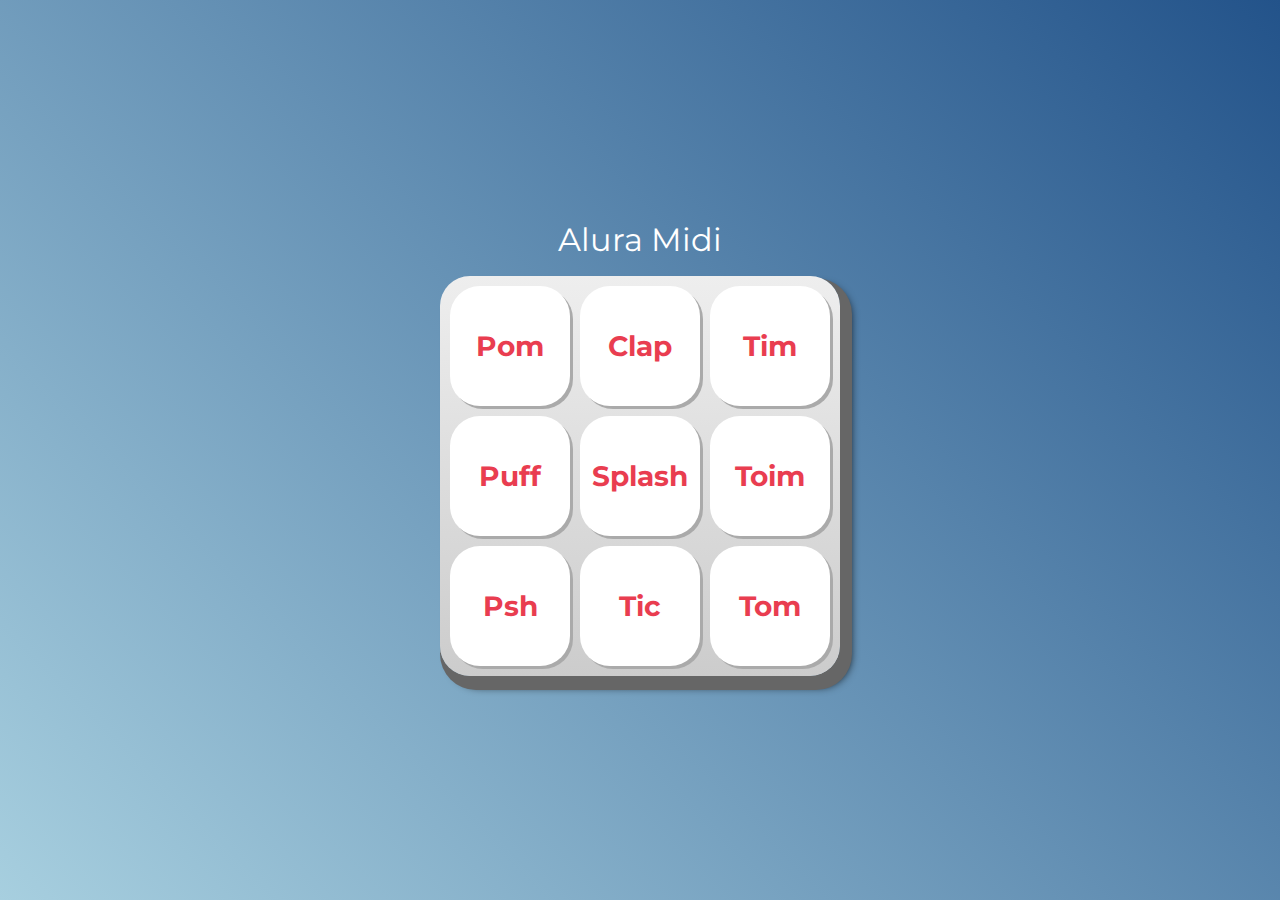
<file: aluramidi-curso-arquivos-iniciais/index.html>
<!DOCTYPE html>
<html lang="pt-BR">
<head>
    <meta charset="UTF-8">
    <meta http-equiv="X-UA-Compatible" content="IE=edge">
    <meta name="viewport" content="width=device-width, initial-scale=1.0">

    <title>Alura MIDI</title>

    <link rel="preconnect" href="https://fonts.googleapis.com">
    <link rel="preconnect" href="https://fonts.gstatic.com" crossorigin>
    <link href="https://fonts.googleapis.com/css2?family=Montserrat:wght@500;600&display=swap" rel="stylesheet">

    <link rel="icon" type="image/png" href="images/bateria.png">
    <link rel="stylesheet" href="css/reset.css">
    <link rel="stylesheet" href="css/estilos.css">

</head>
<body>

    <h1>Alura Midi</h1>

    <section class="teclado">
        <button  class="tecla tecla_pom">Pom</button>
        <button  class="tecla tecla_clap">Clap</button>
        <button  class="tecla tecla_tim">Tim</button>

        <button class="tecla tecla_puff">Puff</button>
        <button class="tecla tecla_splash">Splash</button>
        <button class="tecla tecla_toim">Toim</button>

        <button class="tecla tecla_psh">Psh</button>
        <button class="tecla tecla_tic">Tic</button>
        <button class="tecla tecla_tom">Tom</button>
    </section>

    <audio  src="sounds/keyq.wav" id="som_tecla_pom"></audio>
    <audio  src="sounds/keyw.wav" id="som_tecla_clap"></audio>
    <audio  src="sounds/keye.wav" id="som_tecla_tim"></audio>
    <audio  src="sounds/keya.wav" id="som_tecla_puff"></audio>
    <audio  src="sounds/keys.wav" id="som_tecla_splash"></audio>
    <audio  src="sounds/keyd.wav" id="som_tecla_toim"></audio>
    <audio  src="sounds/keyz.wav" id="som_tecla_psh"></audio>
    <audio  src="sounds/keyx.wav" id="som_tecla_tic"></audio>
    <audio  src="sounds/keyc.wav" id="som_tecla_tom"></audio>

    <script src="main.js"></script>
</body>
</html>
</file>
<file: aluramidi-curso-arquivos-iniciais/css/estilos.css>
:root {
  --cinza: #aaa;
  --vermelha: #e93d50;
  --vermelha-escura: #af303f;
  --branca: #fff;
  --luz: rgb(229, 255, 0);
}

body {
  align-items: center;
  background: linear-gradient(45deg, #a7cfdf 0%,#23538a 100%);
  display: flex;
  justify-content: center;
  flex-direction: column;
  font-family: 'Montserrat', sans-serif;
  min-height: 100vh;
}

h1 {
  color: var(--branca);
  margin-bottom: 20px;
  font-size: 2rem;
}

.teclado {
  background: linear-gradient(to bottom, #eeeeee 0%,#cccccc 100%);
  box-shadow: 6px 8px 0 6px #666, 10px 10px 10px #000;
  border-radius: 30px;
  display: grid;
  gap: 10px;
  grid-template-columns: repeat(3, 1fr);
  padding: 10px;
}

.tecla {
  background-color: var(--branca);
  border-radius: 30px;
  box-shadow: 3px 3px 0 var(--cinza);
  color: var(--vermelha);
  cursor: pointer;
  height: 120px;
  font-size: 1.75em;
  font-weight: bold;
  line-height: 120px;
  text-align: center;
  width: 120px;
}

.tecla.ativa,
.tecla:active {
  background-color: var(--vermelha);
  border: 4px solid  var(--vermelha);
  box-shadow: 3px 3px 0 var(--vermelha-escura) inset;
  color: var(--branca);
  outline: none;
}

.tecla.focus,
.tecla:focus {
  outline: none;
  box-shadow: 1px 1px 10px var(--luz);
}

.tecla.active:focus,
.tecla:active:focus {
  box-shadow: 3px 3px 0 var(--vermelha-escura) inset, 1px 1px 10px var(--luz);
}
</file>
